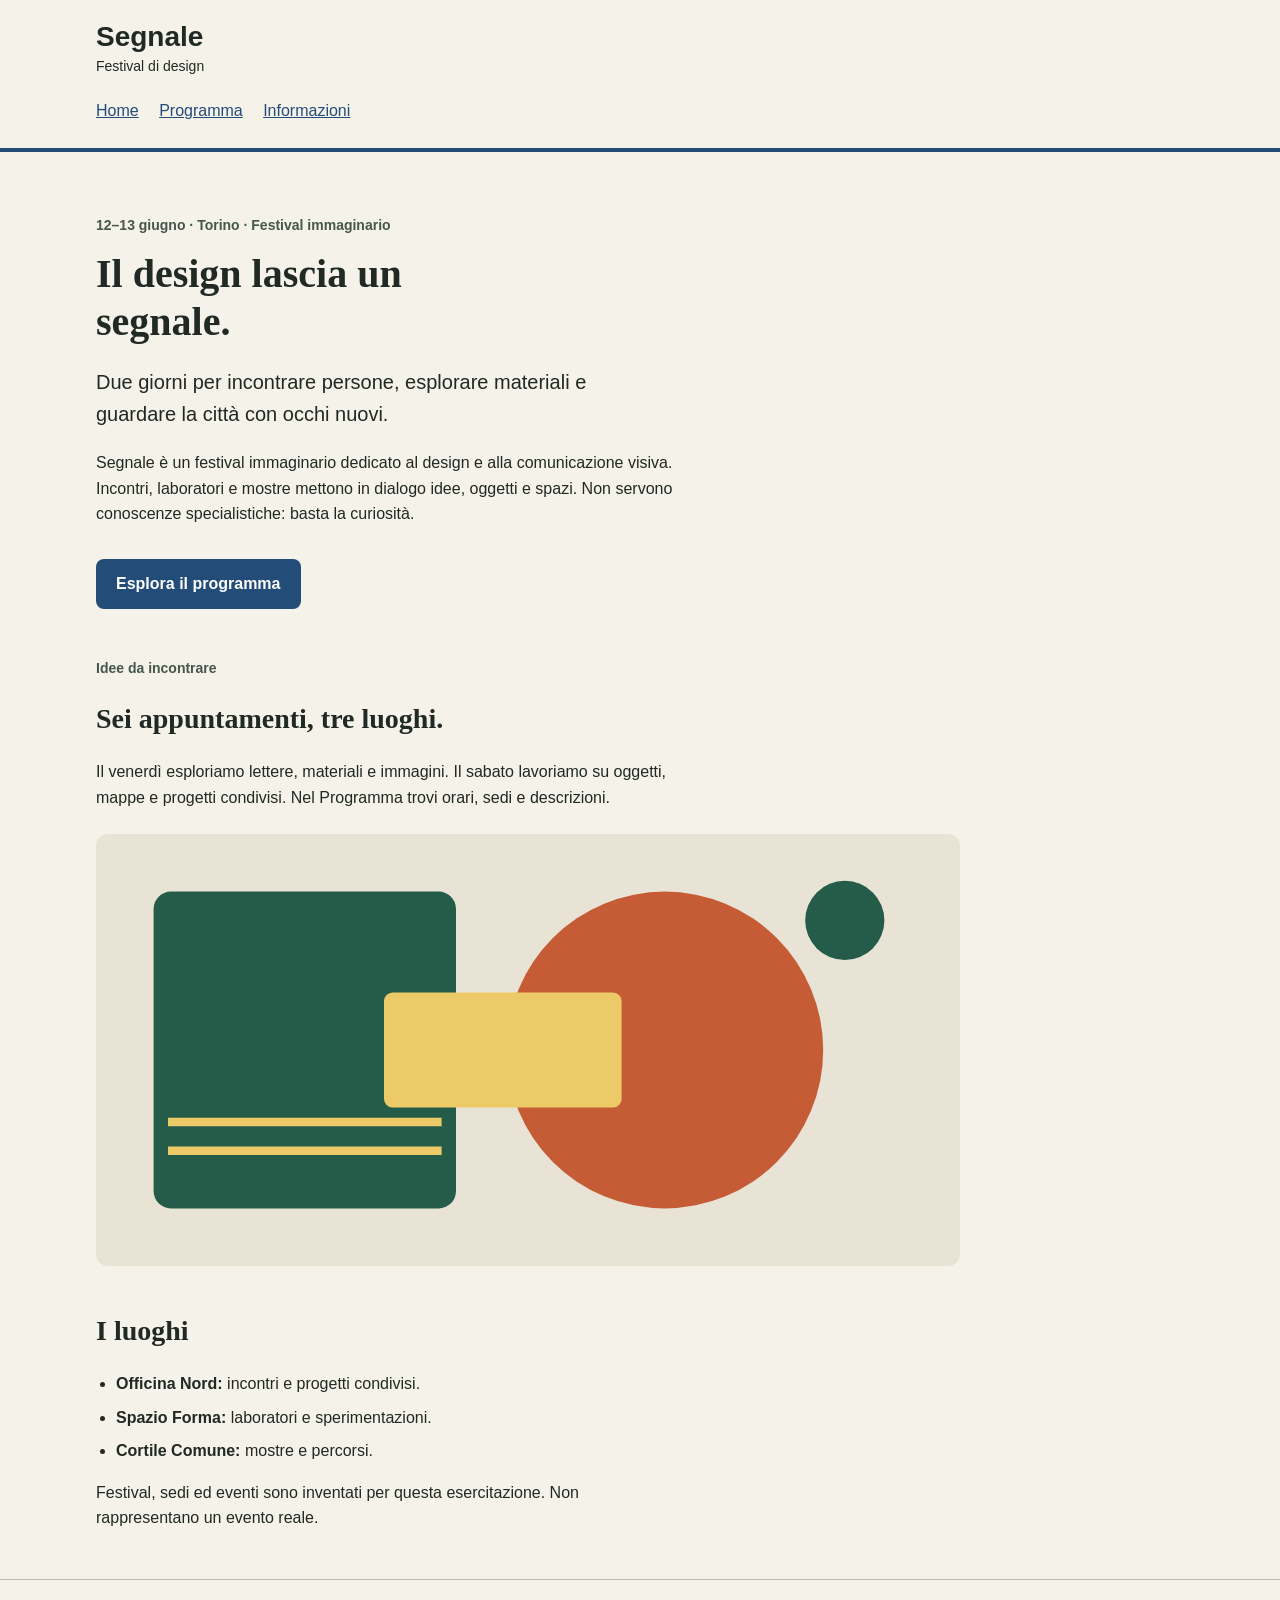
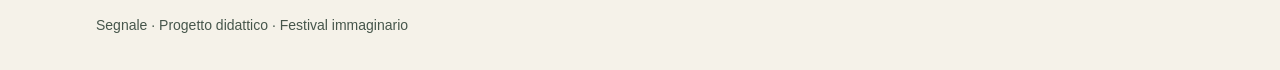
<file: index.html>
<!doctype html>
<html lang="it">
<head>
  <meta charset="utf-8">
  <meta name="viewport" content="width=device-width, initial-scale=1">
  <title>Segnale — Festival di design</title>
  <link rel="stylesheet" href="style.css">
</head>
<body>
  <a class="skip-link" href="#contenuto">Vai al contenuto</a>
  <header class="site-header">
    <div class="container">
      <a class="brand" href="index.html">Segnale<span>Festival di design</span></a>
      <nav>
        <a href="index.html">Home</a>
        <a href="programma.html">Programma</a>
        <a href="Info.html">Informazioni</a>
      </nav>
    </div>
  </header>

  <main id="contenuto" class="container">
    <section class="intro">
      <p class="eyebrow">12–13 giugno · Torino · Festival immaginario</p>
      <h1 id="titolo-home">Il design lascia un segnale.</h1>
      <p class="lead">Due giorni per incontrare persone, esplorare materiali e guardare la città con occhi nuovi.</p>
      <p class="reading-text">Segnale è un festival immaginario dedicato al design e alla comunicazione visiva. Incontri, laboratori e mostre mettono in dialogo idee, oggetti e spazi. Non servono conoscenze specialistiche: basta la curiosità.</p>
      <a class="button-link" href="programma.html">Esplora il programma</a>
    </section>

    <section class="content-section">
      <p class="eyebrow">Idee da incontrare</p>
      <h2 id="titolo-festival">Sei appuntamenti, tre luoghi.</h2>
      <p class="reading-text">Il venerdì esploriamo lettere, materiali e immagini. Il sabato lavoriamo su oggetti, mappe e progetti condivisi. Nel Programma trovi orari, sedi e descrizioni.</p>
      <img class="festival-image" src="assets/festival.svg" alt="Composizione geometrica di cerchi e rettangoli nei colori del festival" width="1200" height="600">
    </section>

    <section class="content-section">
      <h2 id="titolo-luoghi">I luoghi</h2>
      <ul class="venues">
        <li><strong>Officina Nord:</strong> incontri e progetti condivisi.</li>
        <li><strong>Spazio Forma:</strong> laboratori e sperimentazioni.</li>
        <li><strong>Cortile Comune:</strong> mostre e percorsi.</li>
      </ul>
      <p class="reading-text">Festival, sedi ed eventi sono inventati per questa esercitazione. Non rappresentano un evento reale.</p>
    </section>
  </main>

  <footer class="site-footer"><div class="container"><p>Segnale · Progetto didattico · Festival immaginario</p></div></footer>
</body>
</html>
</file>
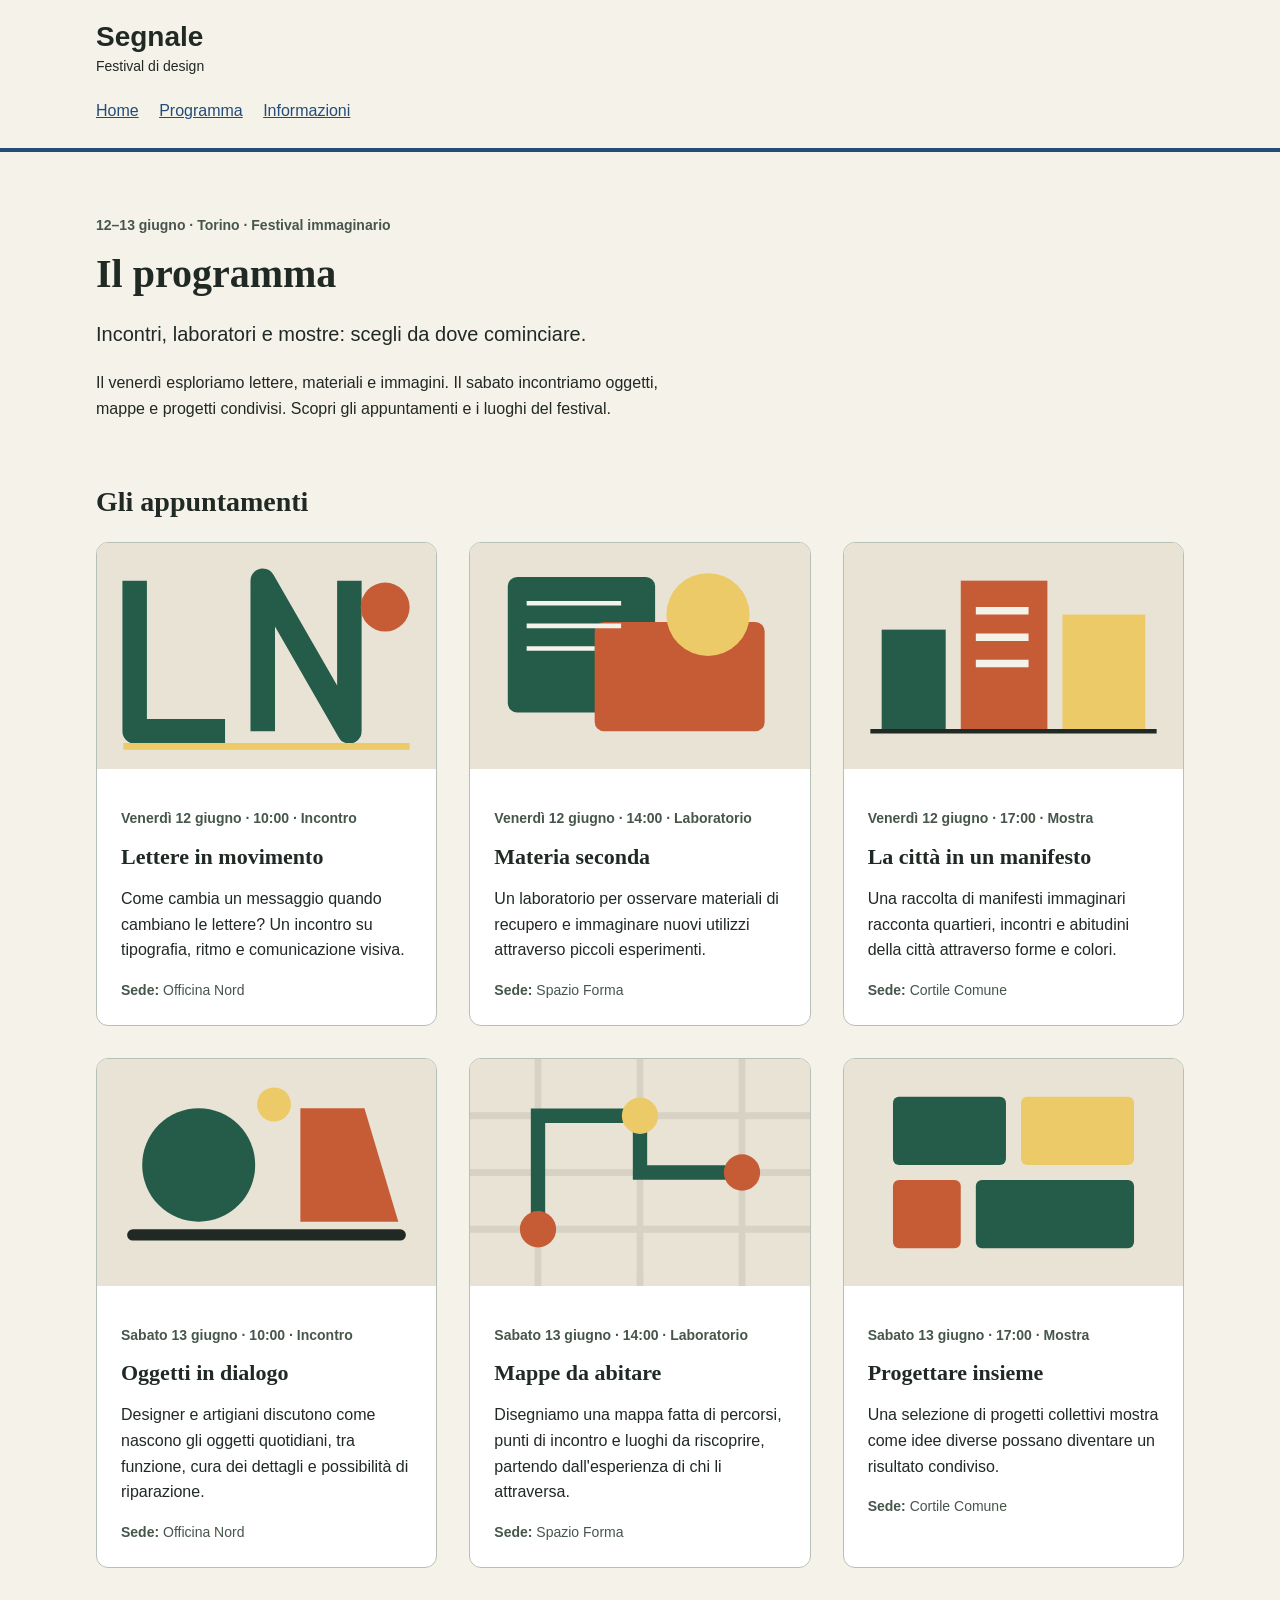
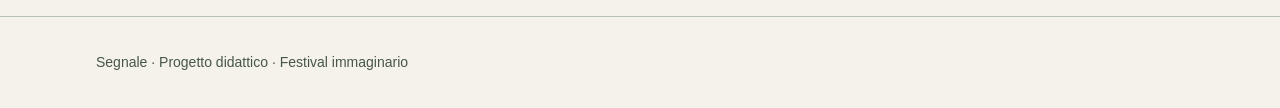
<file: programma.html>
<!doctype html>
<html lang="it">
<head>
  <meta charset="utf-8">
  <meta name="viewport" content="width=device-width, initial-scale=1">
  <title>Programma — Segnale</title>
  <link rel="stylesheet" href="style.css">
</head>
<body>
  <a class="skip-link" href="#contenuto">Vai al contenuto</a>
  <header class="site-header">
    <div class="container">
      <a class="brand" href="index.html">Segnale<span>Festival di design</span></a>
      <nav>
        <a href="index.html">Home</a>
        <a href="programma.html">Programma</a>
        <a href="Info.html">Informazioni</a>
      </nav>
    </div>
  </header>

  <main id="contenuto" class="container">
    <section class="intro">
      <p class="eyebrow">12–13 giugno · Torino · Festival immaginario</p>
      <h1 id="titolo-programma">Il programma</h1>
      <p class="lead">Incontri, laboratori e mostre: scegli da dove cominciare.</p>
      <p class="reading-text">Il venerdì esploriamo lettere, materiali e immagini. Il sabato incontriamo oggetti, mappe e progetti condivisi. Scopri gli appuntamenti e i luoghi del festival.</p>
    </section>

    <section class="content-section">
      <h2 id="titolo-eventi">Gli appuntamenti</h2>
      <div class="event-grid">
        <article class="event-card">
          <img src="assets/lettere-in-movimento.svg" alt="Lettere geometriche disposte su una griglia" width="900" height="600">
          <div class="event-body">
            <p class="event-meta">Venerdì 12 giugno · 10:00 · Incontro</p>
            <h3>Lettere in movimento</h3>
            <p>Come cambia un messaggio quando cambiano le lettere? Un incontro su tipografia, ritmo e comunicazione visiva.</p>
            <p class="event-place"><strong>Sede:</strong> Officina Nord</p>
          </div>
        </article>
        <article class="event-card">
          <img src="assets/materia-seconda.svg" alt="Forme sovrapposte che richiamano campioni di materiali" width="900" height="600">
          <div class="event-body">
            <p class="event-meta">Venerdì 12 giugno · 14:00 · Laboratorio</p>
            <h3>Materia seconda</h3>
            <p>Un laboratorio per osservare materiali di recupero e immaginare nuovi utilizzi attraverso piccoli esperimenti.</p>
            <p class="event-place"><strong>Sede:</strong> Spazio Forma</p>
          </div>
        </article>
        <article class="event-card">
          <img src="assets/citta-manifesto.svg" alt="Rettangoli colorati compongono una città astratta." width="900" height="600">
          <div class="event-body">
            <p class="event-meta">Venerdì 12 giugno · 17:00 · Mostra</p>
            <h3>La città in un manifesto</h3>
            <p>Una raccolta di manifesti immaginari racconta quartieri, incontri e abitudini della città attraverso forme e colori.</p>
            <p class="event-place"><strong>Sede:</strong> Cortile Comune</p>
          </div>
        </article>
        <article class="event-card">
          <img src="assets/oggetti-dialogo.svg" alt="Due forme geometriche si fronteggiano sopra una linea comune." width="900" height="600">
          <div class="event-body">
            <p class="event-meta">Sabato 13 giugno · 10:00 · Incontro</p>
            <h3>Oggetti in dialogo</h3>
            <p>Designer e artigiani discutono come nascono gli oggetti quotidiani, tra funzione, cura dei dettagli e possibilità di riparazione.</p>
            <p class="event-place"><strong>Sede:</strong> Officina Nord</p>
          </div>
        </article>
        <article class="event-card">
          <img src="assets/mappe-abitare.svg" alt="Un percorso collega tre punti su una mappa geometrica." width="900" height="600">
          <div class="event-body">
            <p class="event-meta">Sabato 13 giugno · 14:00 · Laboratorio</p>
            <h3>Mappe da abitare</h3>
            <p>Disegniamo una mappa fatta di percorsi, punti di incontro e luoghi da riscoprire, partendo dall'esperienza di chi li attraversa.</p>
            <p class="event-place"><strong>Sede:</strong> Spazio Forma</p>
          </div>
        </article>
        <article class="event-card">
          <img src="assets/progettare-insieme.svg" alt="Moduli di colori diversi si incastrano in una composizione comune." width="900" height="600">
          <div class="event-body">
            <p class="event-meta">Sabato 13 giugno · 17:00 · Mostra</p>
            <h3>Progettare insieme</h3>
            <p>Una selezione di progetti collettivi mostra come idee diverse possano diventare un risultato condiviso.</p>
            <p class="event-place"><strong>Sede:</strong> Cortile Comune</p>
          </div>
        </article>
      </div>
    </section>
  </main>

  <footer class="site-footer"><div class="container"><p>Segnale · Progetto didattico · Festival immaginario</p></div></footer>
</body>
</html>
</file>
<file: style.css>
/* Segnale: esempio completo della consegna su Home e Programma. */

/* Valori condivisi: le regole interessate li richiamano con var(). */
:root {
  --colore-primario: #234c78;
  --colore-primario-scuro: #163454;
  --colore-sfondo: #f5f2e9;
  --colore-testo: #202923;
  --font-testo: Arial, Helvetica, sans-serif;
  --font-titoli: Georgia, "Times New Roman", serif;
}

* {
  box-sizing: border-box;
}

body {
  margin: 0;
  background: var(--colore-sfondo);
  color: var(--colore-testo);
  font-family: var(--font-testo);
  font-size: 1rem;
  line-height: 1.6;
}

a {
  color: var(--colore-primario);
}

a:hover {
  text-decoration: underline;
}

a:focus {
  outline: 3px solid var(--colore-testo);
}

.container {
  width: 92%;
  max-width: 68rem;
  margin: 0 auto;
}

.site-header {
  padding: 1.25rem 0;
  border-bottom: 4px solid var(--colore-primario);
}

.brand {
  display: inline-block;
  color: var(--colore-testo);
  font-size: 1.75rem;
  font-weight: bold;
  line-height: 1.2;
  text-decoration: none;
}

.brand span {
  display: block;
  margin-top: 0.25rem;
  font-size: 0.875rem;
  font-weight: normal;
}

nav {
  margin-top: 1rem;
}

nav a {
  display: inline-block;
  margin-right: 1rem;
  padding: 0.25rem 0;
}


.intro {
  padding: 3rem 0 1rem;
}

.eyebrow,
.event-meta {
  color: #46564b;
  font-size: 0.875rem;
  font-weight: bold;
}

h1,
h2,
h3 {
  font-family: var(--font-titoli);
  line-height: 1.2;
}

h1 {
  max-width: 18ch;
  margin: 0.75rem 0 1.25rem;
  font-size: 2.5rem;
}

h2 {
  font-size: 1.75rem;
}

h3 {
  margin: 0.5rem 0 0.75rem;
  font-size: 1.375rem;
}

.lead {
  max-width: 48ch;
  font-size: 1.25rem;
}

.reading-text {
  max-width: 65ch;
}

.button-link {
  display: inline-block;
  margin-top: 1rem;
  padding: 0.75rem 1.25rem;
  border-radius: 0.5rem;
  background: var(--colore-primario);
  color: #ffffff;
  font-weight: bold;
  text-decoration: none;
}

.button-link:hover {
  background: var(--colore-primario-scuro);
}

.content-section {
  margin: 2rem 0 3rem;
}

.festival-image {
  display: block;
  width: 100%;
  max-width: 54rem;
  height: auto;
  margin-top: 1.5rem;
  border-radius: 0.75rem;
}

.venues {
  padding-left: 1.25rem;
}

.venues li {
  margin-bottom: 0.5rem;
}

.luoghi-swiper {
  max-width: 100%;
  overflow: hidden;
  border: 1px solid #b7c0b7;
  border-radius: 0.75rem;
  background: #ffffff;
}

.venue-slide {
  margin: 0;
}

.venue-slide img {
  display: block;
  width: 100%;
  aspect-ratio: 16 / 9;
  object-fit: cover;
}

.venue-slide figcaption {
  padding: 1rem 1.25rem;
}

.venue-slide h3 {
  margin-top: 0;
}

.venue-slide p {
  margin-bottom: 0;
}

.swiper-controls {
  display: flex;
  justify-content: space-between;
  gap: 1rem;
  margin-top: 1rem;
}

.swiper-controls .swiper-button-prev,
.swiper-controls .swiper-button-next {
  position: static;
  width: auto;
  height: auto;
  min-height: 2.75rem;
  margin: 0;
  padding: 0.5rem 1rem;
  border: 0;
  border-radius: 0.5rem;
  background: var(--colore-primario);
  color: #ffffff;
  cursor: pointer;
}

.swiper-controls .swiper-button-prev:hover,
.swiper-controls .swiper-button-next:hover {
  background: var(--colore-primario-scuro);
}

.swiper-controls .swiper-button-prev:focus-visible,
.swiper-controls .swiper-button-next:focus-visible {
  outline: 3px solid var(--colore-testo);
  outline-offset: 3px;
}

.swiper-controls .swiper-button-prev::after {
  content: "Precedente";
}

.swiper-controls .swiper-button-next::after {
  content: "Successiva";
}

.swiper-controls .swiper-button-disabled {
  opacity: 0.55;
  cursor: not-allowed;
}

.map-preview {
  position: relative;
  display: flex;
  aspect-ratio: 16 / 9;
  align-items: flex-end;
  overflow: hidden;
  border: 1px solid #b7c0b7;
  border-radius: 0.75rem;
  background-color: #e5ecd9;
  background-image:
    linear-gradient(32deg, transparent 46%, #ffffff 47%, #ffffff 50%, transparent 51%),
    linear-gradient(145deg, transparent 38%, #ffffff 39%, #ffffff 42%, transparent 43%),
    linear-gradient(82deg, transparent 62%, #c7d8c1 63%, #c7d8c1 72%, transparent 73%),
    linear-gradient(15deg, transparent 72%, #d2dfc8 73%, #d2dfc8 82%, transparent 83%);
  color: var(--colore-testo);
  text-decoration: none;
}

.map-preview:hover {
  text-decoration: none;
}

.map-preview:focus-visible {
  outline: 3px solid var(--colore-testo);
  outline-offset: 3px;
}

.map-preview-markers {
  position: absolute;
  inset: 0;
}

.map-marker {
  position: absolute;
  display: grid;
  width: 2rem;
  height: 2rem;
  place-items: center;
  border: 2px solid #ffffff;
  border-radius: 50%;
  background: var(--colore-primario);
  box-shadow: 0 1px 4px #20292380;
  color: #ffffff;
  font-weight: bold;
}

.marker-one {
  top: 24%;
  left: 28%;
}

.marker-two {
  top: 39%;
  left: 61%;
}

.marker-three {
  top: 18%;
  left: 76%;
}

.map-preview-copy {
  z-index: 1;
  display: grid;
  width: 100%;
  gap: 0.25rem;
  padding: 1rem 1.25rem;
  background: #ffffff;
}

.map-preview-copy strong {
  font-family: var(--font-titoli);
  font-size: 1.25rem;
}

.map-preview-copy > span {
  color: var(--colore-primario);
  font-weight: bold;
}

.venue-list {
  padding-left: 1.25rem;
}

.venue-list li {
  margin-bottom: 0.75rem;
}

/* Disposizione di base: una colonna. */
.event-grid {
  display: grid;
  grid-template-columns: 1fr;
  gap: 2rem;
}

.event-card {
  overflow: hidden;
  border: 1px solid #b7c0b7;
  border-radius: 0.75rem;
  background: #ffffff;
}

.event-card img {
  display: block;
  width: 100%;
  height: auto;
}

.event-body {
  padding: 1.5rem;
}

.event-place {
  margin-bottom: 0;
  color: #46564b;
  font-size: 0.875rem;
}

.site-footer {
  padding: 1.25rem 0;
  border-top: 1px solid #b7c0b7;
  color: #46564b;
  font-size: 0.875rem;
}

.skip-link {
  position: absolute;
  top: -6rem;
  left: 1rem;
  padding: 0.75rem 1rem;
  background: #ffffff;
  color: var(--colore-testo);
}

.skip-link:focus {
  top: 1rem;
}

/* Da 600 px: due colonne. */
@media (min-width: 600px) {
  .event-grid {
    grid-template-columns: repeat(2, 1fr);
  }
}

/* Da 1024 px: tre colonne. Questa regola segue quella da 600 px. */
@media (min-width: 1024px) {
  .event-grid {
    grid-template-columns: repeat(3, 1fr);
  }
}

@media (min-width: 1025px) {
  .map-preview {
    padding-inline: 2rem;
  }
}
</file>
